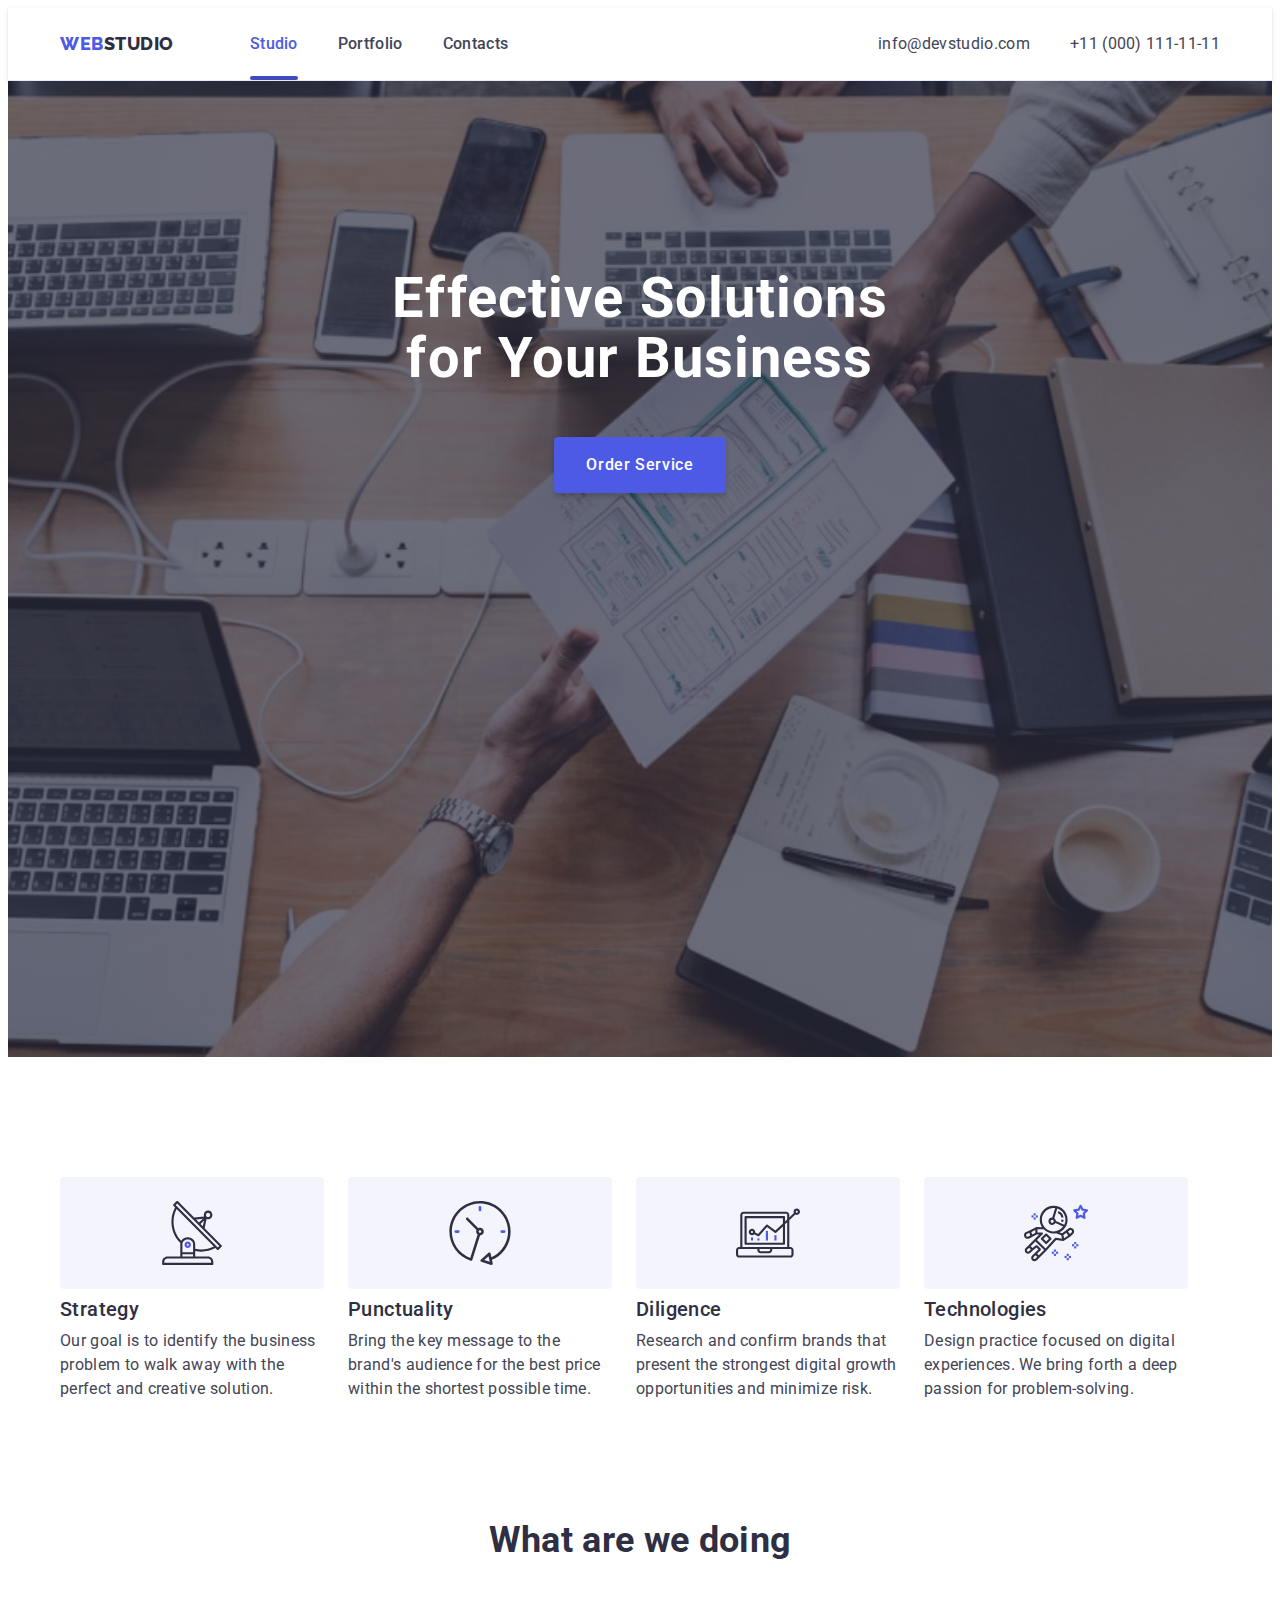
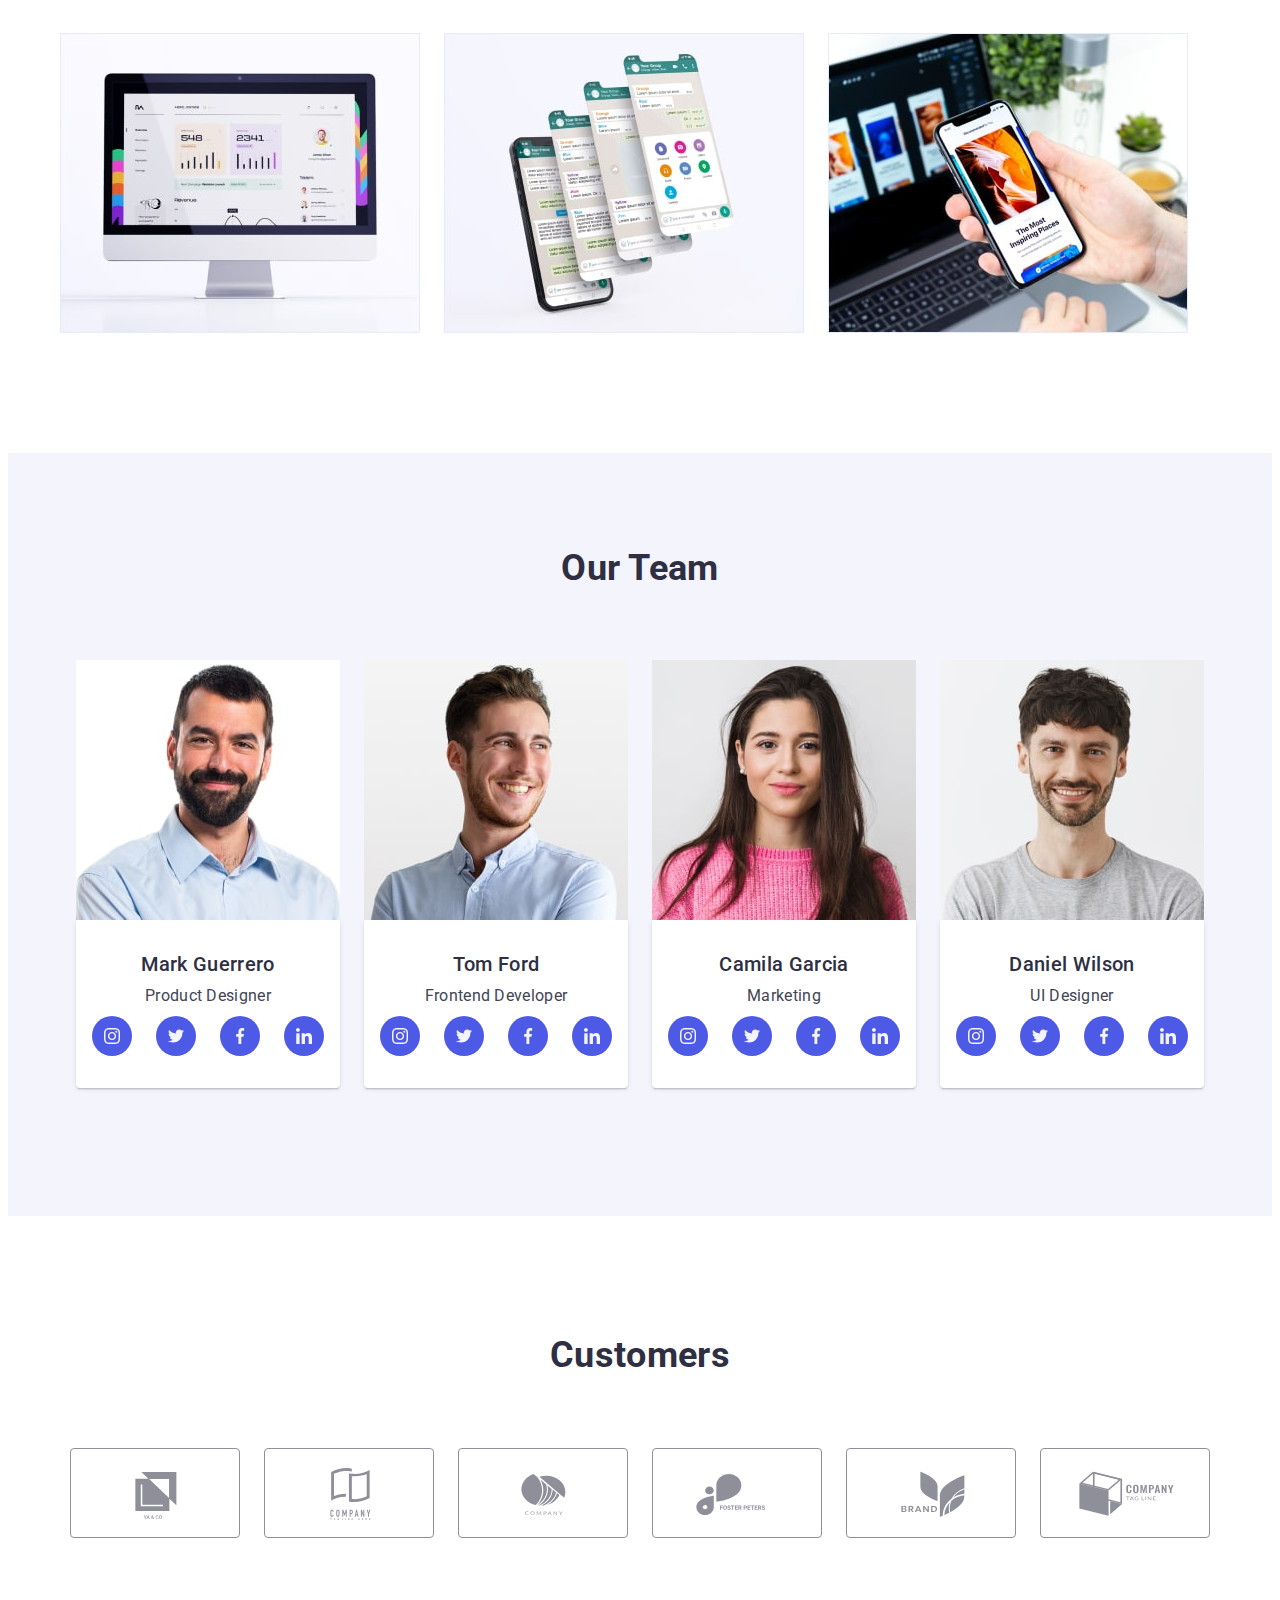
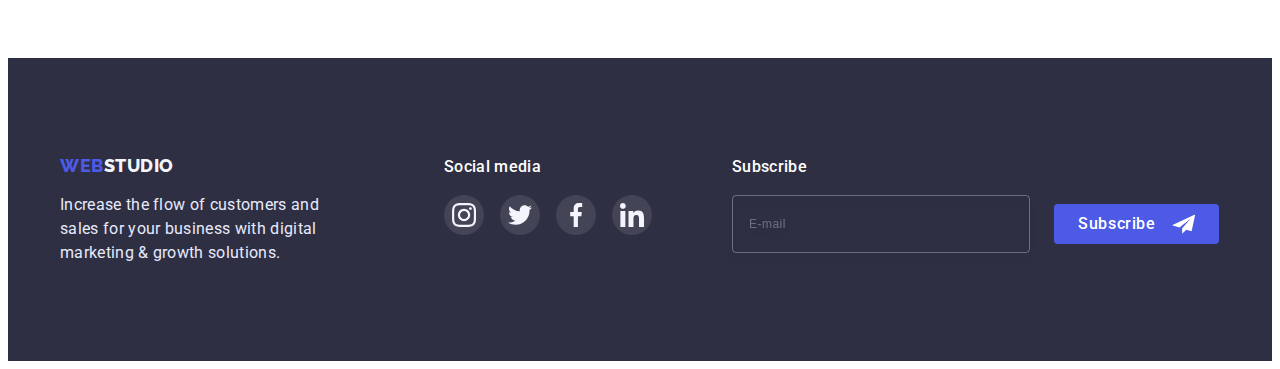
<file: index.html>
<!DOCTYPE html>
<html lang="en">
  <head>
    <meta charset="UTF-8" />
    <meta http-equiv="X-UA-Compatible" content="IE=edge" />
    <meta name="viewport" content="width=device-width, initial-scale=1.0" />
    <title>WebStudio</title>
    <link rel="preconnect" href="https://fonts.googleapis.com" />
    <link rel="preconnect" href="https://fonts.gstatic.com" crossorigin />
    <link
      href="https://fonts.googleapis.com/css2?family=Raleway:wght@800&family=Roboto:wght@400;500;700;900&display=swap"
      rel="stylesheet"
    />
    <link
      rel="stylesheet"
      href="https://cdnjs.cloudflare.com/ajax/libs/modern-normalize/1.1.0/modern-normalize.min.css"
      integrity="sha512-wpPYUAdjBVSE4KJnH1VR1HeZfpl1ub8YT/NKx4PuQ5NmX2tKuGu6U/JRp5y+Y8XG2tV+wKQpNHVUX03MfMFn9Q=="
      crossorigin="anonymous"
      referrerpolicy="no-referrer"
    />
    <link rel="stylesheet" href="./css/styles.css" />
  </head>

  <body>
    <!-- HEADER -->
    <header class="header">
      <div class="container header-container">
        <nav class="header-nav">
          <a href="./index.html" class="header-logo logo"
            >WEB<span class="header-logo-studio">STUDIO</span>
          </a>

          <ul class="header-list list">
            <li class="header-item item">
              <a href="./index.html" class="header-link link current">Studio</a>
            </li>

            <li class="header-item item">
              <a href="./portfolio.html" class="header-link link">Portfolio</a>
            </li>

            <li class="header-item item">
              <a href="" class="header-link link">Contacts</a>
            </li>
          </ul>
        </nav>

        <button
          type="button"
          class="phone-menu-open-button button js-open-menu"
        >
          <svg class="phone-menu-open-icon" width="32px" height="22px">
            <use href="./images/symbol-defs.svg#icon-hamburger"></use>
          </svg>
        </button>

        <address class="header-address address">
          <ul class="header-address-list list">
            <li class="header-address-item item">
              <a
                href="mailto:info@devstudio.com"
                class="header-address-link mail-link link"
                >info@devstudio.com
              </a>
            </li>

            <li class="header-address-item item">
              <a
                href="tel:+110001111111"
                class="header-address-link tel-link link"
                >+11 (000) 111-11-11
              </a>
            </li>
          </ul>
        </address>
      </div>

      <!-- phone-menu -->
      <div class="phone-menu-container container js-menu-container">
        <button
          type="button"
          class="phone-menu-modal-close-button modal-close-button button js-close-menu"
        >
          <svg class="close-icon" width="8px" height="8px">
            <use href="./images/symbol-defs.svg#icon-close"></use>
          </svg>
        </button>

        <ul class="phone-menu-list list">
          <li class="phone-menu-item item">
            <a href="./index.html" class="phone-menu-link link">Studio </a>
          </li>

          <li class="phone-menu-item item">
            <a href="./portfolio.html" class="phone-menu-link link"
              >Portfolio
            </a>
          </li>

          <li class="phone-menu-item item">
            <a href="#" class="phone-menu-link link current">Contacts</a>
          </li>
        </ul>

        <ul class="phone-menu-address-list list">
          <li class="phone-menu-address-item item">
            <a
              href="tel:+110001111111"
              class="phone-menu-address-link tel-link link"
              >+11 (000) 111-11-11
            </a>
          </li>
          <li class="phone-menu-address-item item">
            <a
              href="mailto:info@devstudio.com"
              class="phone-menu-address-link mail-link link"
              >info@devstudio.com
            </a>
          </li>
        </ul>

        <ul class="phone-menu-social-list social-media-icon-list list">
          <li class="social-media-icon-item item">
            <a href="#" class="social-media-icon-link">
              <svg class="social-media-item-icon" width="24px" height="24px">
                <use href="./images/symbol-defs.svg#icon-instagram"></use>
              </svg>
            </a>
          </li>

          <li class="social-media-icon-item">
            <a href="#" class="social-media-icon-link">
              <svg class="social-media-item-icon" width="24px" height="24px">
                <use href="./images/symbol-defs.svg#icon-twitter"></use>
              </svg>
            </a>
          </li>

          <li class="social-media-icon-item">
            <a href="#" class="social-media-icon-link">
              <svg class="social-media-item-icon" width="24px" height="24px">
                <use href="./images/symbol-defs.svg#icon-facebook"></use>
              </svg>
            </a>
          </li>

          <li class="social-media-icon-item">
            <a href="#" class="social-media-icon-link">
              <svg class="social-media-item-icon" width="24px" height="24px">
                <use href="./images/symbol-defs.svg#icon-linkedin"></use>
              </svg>
            </a>
          </li>
        </ul>
      </div>
    </header>

    <main>
      <!-- HERO -->
      <section class="hero">
        <div class="hero-container container">
          <h1 class="hero-title">Effective Solutions for Your Business</h1>

          <button type="button" class="hero-button button" data-modal-open>
            Order Service
          </button>
        </div>
      </section>

      <!--BACKDROP -->
      <div class="backdrop is-hidden" data-modal>
        <div class="modal">
          <button
            type="button"
            class="modal-close-button button"
            data-modal-close
          >
            <svg class="close-icon" width="8px" height="8px">
              <use href="./images/symbol-defs.svg#icon-close"></use>
            </svg>
          </button>
          <form class="modal-form">
            <div class="modal-form-box">
              <p class="modal-form-text">
                Leave your contacts and we will call you back
              </p>

              <ul class="modal-form-list list">
                <li class="modal-form-item item">
                  <div class="modal-form-item-box">
                    <label for="name">Name</label>
                    <div class="modal-form-item-input-box">
                      <input
                        class="modal-form-input"
                        type="text"
                        name="name"
                        id="name"
                      />
                      <svg
                        class="modal-form-item-input-icon"
                        width="18px"
                        height="24px"
                      >
                        <use
                          href="./images/symbol-defs.svg#icon-person-black"
                        ></use>
                      </svg>
                    </div>
                  </div>
                </li>
                <li class="modal-form-item item">
                  <div class="modal-form-item-box">
                    <label for="phone">Phone</label>
                    <div class="modal-form-item-input-box">
                      <input
                        class="modal-form-input"
                        type="tel"
                        name="phone"
                        id="phone"
                      />
                      <svg
                        class="modal-form-item-input-icon"
                        width="18px"
                        height="24px"
                      >
                        <use
                          href="./images/symbol-defs.svg#icon-phone-black"
                        ></use>
                      </svg>
                    </div>
                  </div>
                </li>
                <li class="modal-form-item item">
                  <div class="modal-form-item-box">
                    <label for="email">Email</label>
                    <div class="modal-form-item-input-box">
                      <input
                        class="modal-form-input"
                        type="email"
                        name="email"
                        id="email"
                      />
                      <svg
                        class="modal-form-item-input-icon"
                        width="18px"
                        height="24px"
                      >
                        <use
                          href="./images/symbol-defs.svg#icon-email-black"
                        ></use>
                      </svg>
                    </div>
                  </div>
                </li>
                <li class="modal-form-item item">
                  <div class="modal-form-item-box">
                    <label for="comment">Comment</label>
                    <textarea
                      class="textarea"
                      name="comment"
                      id="comment"
                      rows="5"
                      placeholder="Text input"
                    ></textarea>
                  </div>
                </li>
              </ul>
              <div class="modal-form-policy-box">
                <label for="policy" class="policy">
                  <input
                    class="policy-checkbox"
                    type="checkbox"
                    name="policy"
                    id="policy"
                  />
                  <span class="modal-form-checkbox-bgr">
                    <svg class="checked-icon" width="10px" height="8px">
                      <use href="./images/symbol-defs.svg#icon-click"></use>
                    </svg>
                  </span>
                  I accept the terms ad conditionsn of the&nbsp
                  <a href="" class="privacy-policy-link link">
                    Privacy Policy</a
                  >
                </label>
              </div>
              <button class="modal-form-submit-button button" type="submit">
                Send
              </button>
            </div>
          </form>
        </div>
      </div>

      <!-- ADVENTAGES -->
      <section class="section-adventages">
        <div class="adventages-container container">
          <h2 class="visually-hidden">Our advantages</h2>

          <ul class="section-adventages-list list">
            <li class="section-adventages-item item icon-antenna">
              <div class="section-adventages-icon-box">
                <svg class="adventages-icon" width="64px" height="64px">
                  <use href="./images/symbol-defs.svg#icon-antenna"></use>
                </svg>
              </div>
              <h3 class="section-adventages-item-title item-title">Strategy</h3>
              <p class="section-adventages-item-text item-text">
                Our goal is to identify the business problem to walk away with
                the perfect and creative solution.
              </p>
            </li>

            <li class="section-adventages-item item icon-clock">
              <div class="section-adventages-icon-box">
                <svg class="adventages-icon" width="64px" height="64px">
                  <use href="./images/symbol-defs.svg#icon-clock"></use>
                </svg>
              </div>
              <h3 class="section-adventages-item-title item-title">
                Punctuality
              </h3>
              <p class="section-adventages-item-text item-text">
                Bring the key message to the brand's audience for the best price
                within the shortest possible time.
              </p>
            </li>

            <li class="section-adventages-item item icon-laptop">
              <div class="section-adventages-icon-box">
                <svg class="adventages-icon" width="64px" height="64px">
                  <use href="./images/symbol-defs.svg#icon-diagram"></use>
                </svg>
              </div>
              <h3 class="section-adventages-item-title item-title">
                Diligence
              </h3>
              <p class="section-adventages-item-text item-text">
                Research and confirm brands that present the strongest digital
                growth opportunities and minimize risk.
              </p>
            </li>

            <li class="section-adventages-item item icon-astronaut">
              <div class="section-adventages-icon-box">
                <svg class="adventages-icon" width="64px" height="64px">
                  <use href="./images/symbol-defs.svg#icon-astronaut"></use>
                </svg>
              </div>
              <h3 class="section-adventages-item-title item-title">
                Technologies
              </h3>
              <p class="section-adventages-item-text item-text">
                Design practice focused on digital experiences. We bring forth a
                deep passion for problem-solving.
              </p>
            </li>
          </ul>
        </div>
      </section>

      <!-- PROJECTS -->
      <section class="section-projects">
        <div class="projects-container container">
          <h2 class="section-projects-title section-title">
            What are we doing
          </h2>

          <ul class="section-projects-list list">
            <li class="section-projects-item item">
              <img
                srcset="
                  ./images/1desktop-monitore-min.jpg    1x,
                  ./images/1desktop-monitore@2x-min.jpg 2x
                "
                src="./images/1desktop-monitore-min.jpg"
                alt="monitore with graphics"
                width="360"
              />
            </li>

            <li class="section-projects-item item">
              <img
                srcset="
                  ./images/1desktop-4displays-min.jpg    1x,
                  ./images/1desktop-4displays@2x-min.jpg 2x
                "
                src="./images/1desktop-4displays-min.jpg"
                alt="cellphone with 4 displays"
                width="360"
              />
            </li>

            <li class="section-projects-item item">
              <img
                srcset="
                  ./images/1desktop-cellphone-min.jpg    1x,
                  ./images/1desktop-cellphone@2x-min.jpg 2x
                "
                src="./images/1desktop-cellphone-min.jpg"
                alt="cellphone"
                width="360"
              />
            </li>
          </ul>
        </div>
      </section>

      <!-- TEAM -->
      <section class="section-team">
        <div class="team-container container">
          <h2 class="section-team-title section-title">Our Team</h2>

          <ul class="section-team-list list">
            <li class="section-team-item item">
              <img
                srcset="./images/1mark-min.jpg 1x, ./images/1mark@2x-min.jpg 2x"
                src="./images/1mark-min.jpg"
                alt="photo mark"
                width="264"
              />
              <div class="team-item-content-container">
                <h3 class="section-team-item-title item-title">
                  Mark Guerrero
                </h3>
                <p class="section-team-item-text item-text">Product Designer</p>
                <ul class="social-media-icon-list list">
                  <li class="social-media-icon-item item">
                    <a href="#" class="social-media-icon-link">
                      <svg
                        class="social-media-item-icon"
                        width="16px"
                        height="16px"
                      >
                        <use
                          href="./images/symbol-defs.svg#icon-instagram"
                        ></use>
                      </svg>
                    </a>
                  </li>

                  <li class="social-media-icon-item">
                    <a href="#" class="social-media-icon-link">
                      <svg
                        class="social-media-item-icon"
                        width="16px"
                        height="16px"
                      >
                        <use href="./images/symbol-defs.svg#icon-twitter"></use>
                      </svg>
                    </a>
                  </li>

                  <li class="social-media-icon-item">
                    <a href="#" class="social-media-icon-link">
                      <svg
                        class="social-media-item-icon"
                        width="16px"
                        height="16px"
                      >
                        <use
                          href="./images/symbol-defs.svg#icon-facebook"
                        ></use>
                      </svg>
                    </a>
                  </li>

                  <li class="social-media-icon-item">
                    <a href="#" class="social-media-icon-link">
                      <svg
                        class="social-media-item-icon"
                        width="16px"
                        height="16px"
                      >
                        <use
                          href="./images/symbol-defs.svg#icon-linkedin"
                        ></use>
                      </svg>
                    </a>
                  </li>
                </ul>
              </div>
            </li>

            <li class="section-team-item item">
              <img
                srcset="./images/1tom-min.jpg 1x, ./images/1tom@2x-min.jpg 2x"
                src="./images/1tom-min.jpg"
                alt="photo tom"
                width="264"
              />
              <div class="team-item-content-container">
                <h3 class="section-team-item-title item-title">Tom Ford</h3>
                <p class="section-team-item-text item-text">
                  Frontend Developer
                </p>
                <ul class="social-media-icon-list list">
                  <li class="social-media-icon-item item">
                    <a href="#" class="social-media-icon-link">
                      <svg
                        class="social-media-item-icon"
                        width="16px"
                        height="16px"
                      >
                        <use
                          href="./images/symbol-defs.svg#icon-instagram"
                        ></use>
                      </svg>
                    </a>
                  </li>

                  <li class="social-media-icon-item">
                    <a href="#" class="social-media-icon-link">
                      <svg
                        class="social-media-item-icon"
                        width="16px"
                        height="16px"
                      >
                        <use href="./images/symbol-defs.svg#icon-twitter"></use>
                      </svg>
                    </a>
                  </li>

                  <li class="social-media-icon-item">
                    <a href="#" class="social-media-icon-link">
                      <svg
                        class="social-media-item-icon"
                        width="16px"
                        height="16px"
                      >
                        <use
                          href="./images/symbol-defs.svg#icon-facebook"
                        ></use>
                      </svg>
                    </a>
                  </li>

                  <li class="social-media-icon-item">
                    <a href="#" class="social-media-icon-link">
                      <svg
                        class="social-media-item-icon"
                        width="16px"
                        height="16px"
                      >
                        <use
                          href="./images/symbol-defs.svg#icon-linkedin"
                        ></use>
                      </svg>
                    </a>
                  </li>
                </ul>
              </div>
            </li>

            <li class="section-team-item item">
              <img
                srcset="
                  ./images/1camila-min.jpg    1x,
                  ./images/1camila@2x-min.jpg
                "
                src="./images/1camila-min.jpg"
                alt="photo camila"
                width="264"
              />
              <div class="team-item-content-container">
                <h3 class="section-team-item-title item-title">
                  Camila Garcia
                </h3>
                <p class="section-team-item-text item-text">Marketing</p>
                <ul class="social-media-icon-list list">
                  <li class="social-media-icon-item item">
                    <a href="#" class="social-media-icon-link">
                      <svg
                        class="social-media-item-icon"
                        width="16px"
                        height="16px"
                      >
                        <use
                          href="./images/symbol-defs.svg#icon-instagram"
                        ></use>
                      </svg>
                    </a>
                  </li>

                  <li class="social-media-icon-item">
                    <a href="#" class="social-media-icon-link">
                      <svg
                        class="social-media-item-icon"
                        width="16px"
                        height="16px"
                      >
                        <use href="./images/symbol-defs.svg#icon-twitter"></use>
                      </svg>
                    </a>
                  </li>

                  <li class="social-media-icon-item">
                    <a href="#" class="social-media-icon-link">
                      <svg
                        class="social-media-item-icon"
                        width="16px"
                        height="16px"
                      >
                        <use
                          href="./images/symbol-defs.svg#icon-facebook"
                        ></use>
                      </svg>
                    </a>
                  </li>

                  <li class="social-media-icon-item">
                    <a href="#" class="social-media-icon-link">
                      <svg
                        class="social-media-item-icon"
                        width="16px"
                        height="16px"
                      >
                        <use
                          href="./images/symbol-defs.svg#icon-linkedin"
                        ></use>
                      </svg>
                    </a>
                  </li>
                </ul>
              </div>
            </li>

            <li class="section-team-item item">
              <img
                srcset="
                  ./images/1daniel-min.jpg    1x,
                  ./images/1daniel@2x-min.jpg 2x
                "
                src="./images/1daniel-min.jpg"
                alt="photo daniel"
                width="264"
              />
              <div class="team-item-content-container">
                <h3 class="section-team-item-title item-title">
                  Daniel Wilson
                </h3>
                <p class="section-team-item-text item-text">UI Designer</p>
                <ul class="social-media-icon-list list">
                  <li class="social-media-icon-item item">
                    <a href="#" class="social-media-icon-link">
                      <svg
                        class="social-media-item-icon"
                        width="16px"
                        height="16px"
                      >
                        <use
                          href="./images/symbol-defs.svg#icon-instagram"
                        ></use>
                      </svg>
                    </a>
                  </li>

                  <li class="social-media-icon-item">
                    <a href="#" class="social-media-icon-link">
                      <svg
                        class="social-media-item-icon"
                        width="16px"
                        height="16px"
                      >
                        <use href="./images/symbol-defs.svg#icon-twitter"></use>
                      </svg>
                    </a>
                  </li>

                  <li class="social-media-icon-item">
                    <a href="#" class="social-media-icon-link">
                      <svg
                        class="social-media-item-icon"
                        width="16px"
                        height="16px"
                      >
                        <use
                          href="./images/symbol-defs.svg#icon-facebook"
                        ></use>
                      </svg>
                    </a>
                  </li>

                  <li class="social-media-icon-item">
                    <a href="#" class="social-media-icon-link">
                      <svg
                        class="social-media-item-icon"
                        width="16px"
                        height="16px"
                      >
                        <use
                          href="./images/symbol-defs.svg#icon-linkedin"
                        ></use>
                      </svg>
                    </a>
                  </li>
                </ul>
              </div>
            </li>
          </ul>
        </div>
      </section>

      <!-- CUSTOMERS -->
      <section class="section-customers section">
        <div class="customers-containter container">
          <h2 class="section-customers-title section-title">Customers</h2>

          <ul class="section-customers-list list">
            <li class="section-customers-item">
              <a href="#" class="section-customers-link">
                <svg class="section-customers-icon" width="104" height="56">
                  <use href="./images/symbol-defs.svg#icon-Logo1"></use>
                </svg>
              </a>
            </li>

            <li class="section-customers-item">
              <a href="#" class="section-customers-link">
                <svg class="section-customers-icon" width="104" height="56">
                  <use href="./images/symbol-defs.svg#icon-Logo2"></use>
                </svg>
              </a>
            </li>

            <li class="section-customers-item">
              <a href="#" class="section-customers-link">
                <svg class="section-customers-icon" width="104" height="56">
                  <use href="./images/symbol-defs.svg#icon-Logo3"></use>
                </svg>
              </a>
            </li>

            <li class="section-customers-item">
              <a href="#" class="section-customers-link">
                <svg class="section-customers-icon" width="104" height="56">
                  <use href="./images/symbol-defs.svg#icon-Logo4"></use>
                </svg>
              </a>
            </li>

            <li class="section-customers-item">
              <a href="#" class="section-customers-link">
                <svg class="section-customers-icon" width="104" height="56">
                  <use href="./images/symbol-defs.svg#icon-Logo5"></use>
                </svg>
              </a>
            </li>

            <li class="section-customers-item">
              <a href="#" class="section-customers-link">
                <svg class="section-customers-icon" width="104" height="56">
                  <use href="./images/symbol-defs.svg#icon-Logo6"></use>
                </svg>
              </a>
            </li>
          </ul>
        </div>
      </section>
    </main>

    <!-- FOOTER -->
    <footer class="footer">
      <div class="footer-container container">
        <div class="footer-logo-text-box">
          <a href="./index.html" class="footer-logo logo"
            >WEB<span class="footer-logo-studio">STUDIO</span></a
          >
          <p class="footer-logo-text footer-text text">
            Increase the flow of customers and sales for your business with
            digital marketing & growth solutions.
          </p>
        </div>
        <div class="footer-social-media-box">
          <p class="footer-social-media-text footer-text text">Social media</p>
          <ul class="footer-icon-list list">
            <li class="footer-icon-item item">
              <a href="#" class="footer-icon-link">
                <svg class="footer-item-icon" width="24px" height="24px">
                  <use href="./images/symbol-defs.svg#icon-instagram"></use>
                </svg>
              </a>
            </li>

            <li class="footer-icon-item">
              <a href="#" class="footer-icon-link">
                <svg class="footer-item-icon" width="24px" height="24px">
                  <use href="./images/symbol-defs.svg#icon-twitter"></use>
                </svg>
              </a>
            </li>

            <li class="footer-icon-item">
              <a href="#" class="footer-icon-link">
                <svg class="footer-item-icon" width="24px" height="24px">
                  <use href="./images/symbol-defs.svg#icon-facebook"></use>
                </svg>
              </a>
            </li>

            <li class="footer-icon-item">
              <a href="#" class="footer-icon-link">
                <svg class="footer-item-icon" width="24px" height="24px">
                  <use href="./images/symbol-defs.svg#icon-linkedin"></use>
                </svg>
              </a>
            </li>
          </ul>
        </div>

        <form class="footer-subscribe-form">
          <p class="footer-subscribe-text footer-text">Subscribe</p>
          <div class="footer-subscribe-box">
            <input type="email" placeholder="E-mail" autocomplete="off" />
            <button class="footer-subscribe-button button" type="submit">
              Subscribe
              <svg class="subscribe-button-icon" width="24px" height="24px">
                <use href="./images/symbol-defs.svg#icon-submit-frame"></use>
              </svg>
            </button>
          </div>
        </form>
      </div>
    </footer>
    <script defer src="./js/mobile-menu.js"></script>
    <script src="./js/modal.js"></script>
  </body>
</html>
</file>
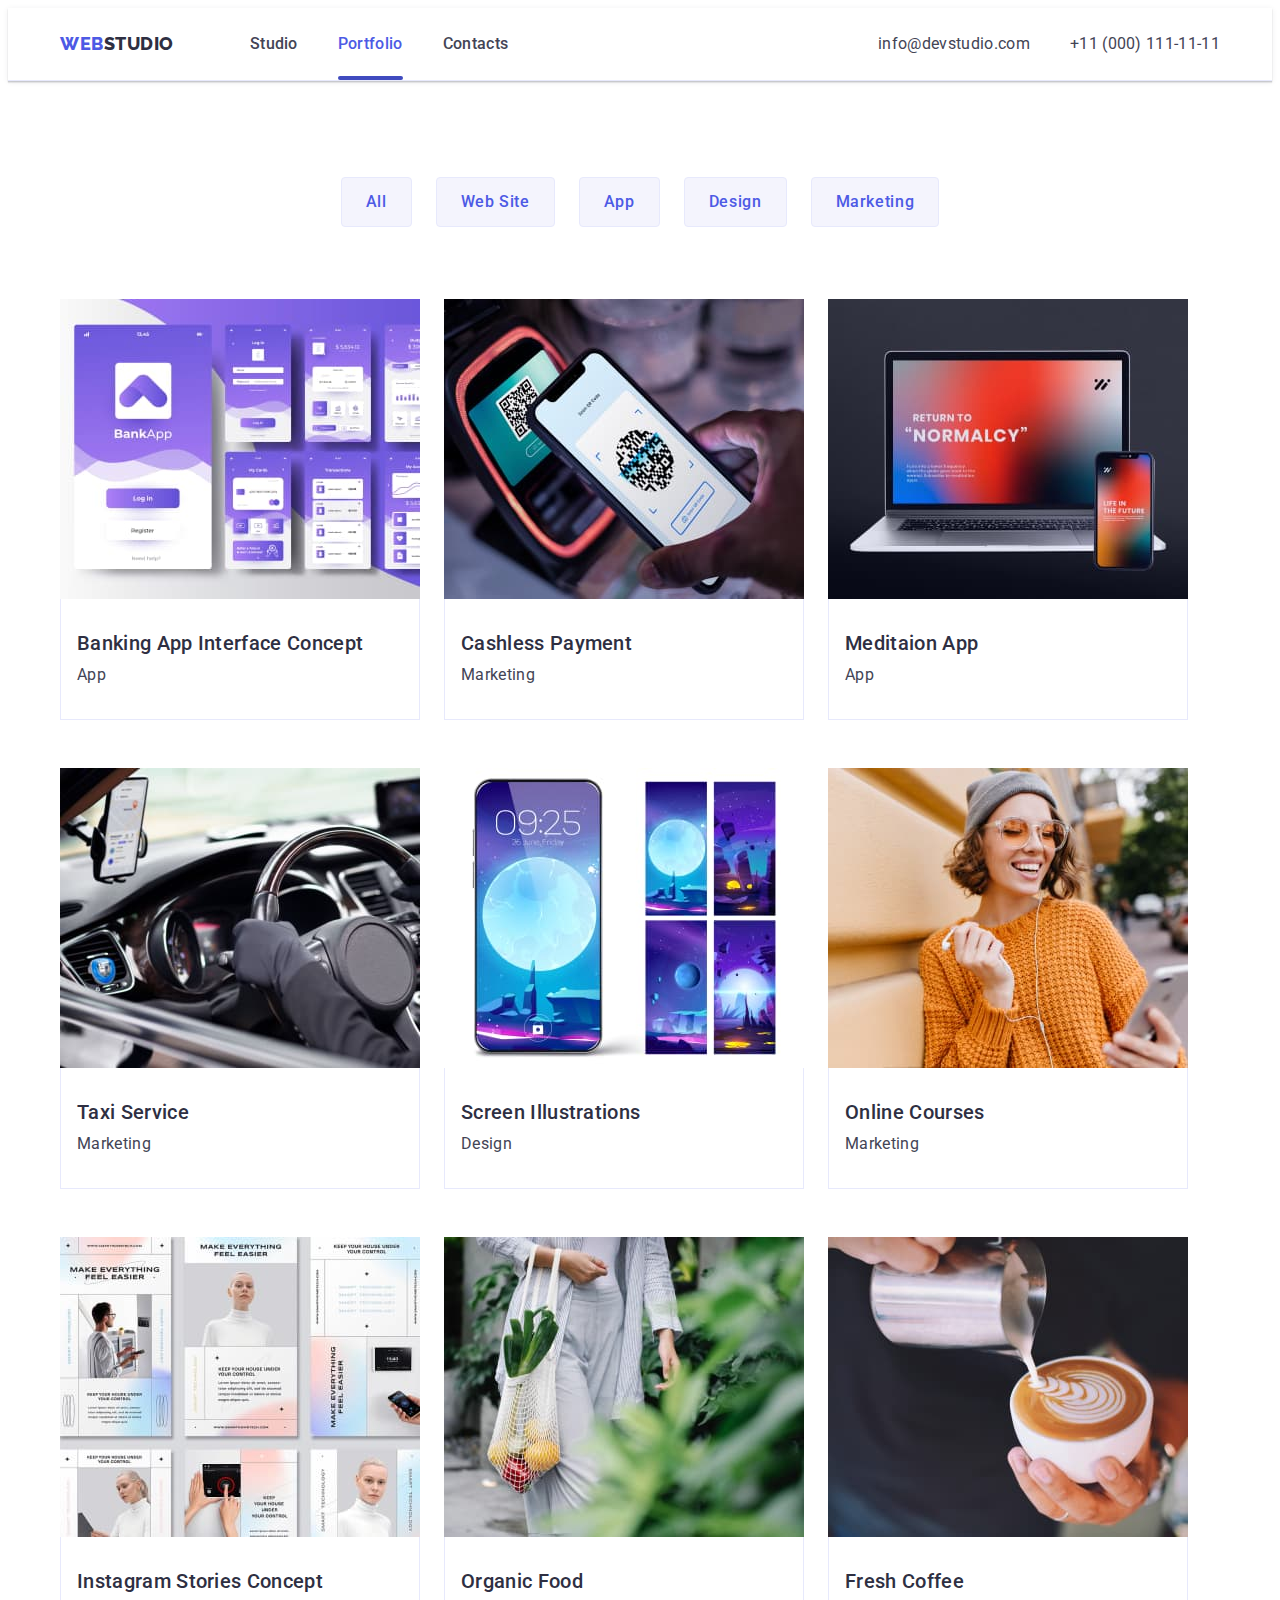
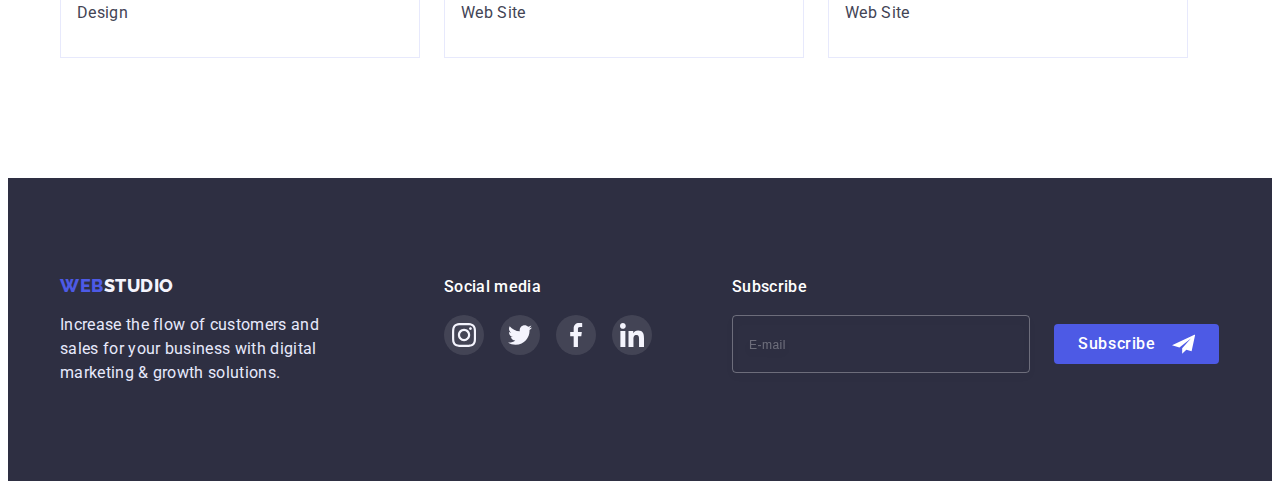
<file: portfolio.html>
<!DOCTYPE html>
<html lang="en">
  <head>
    <meta charset="UTF-8" />
    <meta http-equiv="X-UA-Compatible" content="IE=edge" />
    <meta name="viewport" content="width=device-width, initial-scale=1.0" />
    <title>WebStudio</title>
    <link rel="preconnect" href="https://fonts.googleapis.com" />
    <link rel="preconnect" href="https://fonts.gstatic.com" crossorigin />
    <link
      href="https://fonts.googleapis.com/css2?family=Raleway:wght@800&family=Roboto:wght@400;500;700;900&display=swap"
      rel="stylesheet"
    />
    <link
      rel="stylesheet"
      href="https://cdnjs.cloudflare.com/ajax/libs/modern-normalize/1.1.0/modern-normalize.min.css"
      integrity="sha512-wpPYUAdjBVSE4KJnH1VR1HeZfpl1ub8YT/NKx4PuQ5NmX2tKuGu6U/JRp5y+Y8XG2tV+wKQpNHVUX03MfMFn9Q=="
      crossorigin="anonymous"
      referrerpolicy="no-referrer"
    />
    <link rel="stylesheet" href="./css/styles.css" />
  </head>

  <body>
    <!-- HEADER -->
    <header class="header">
      <div class="container header-container">
        <nav class="header-nav">
          <a href="./index.html" class="header-logo logo"
            >WEB<span class="header-logo-studio">STUDIO</span>
          </a>

          <ul class="header-list list">
            <li class="header-item item">
              <a href="./index.html" class="header-link link">Studio</a>
            </li>

            <li class="header-item item">
              <a href="./portfolio.html" class="header-link link current"
                >Portfolio</a
              >
            </li>

            <li class="header-item item">
              <a href="" class="header-link link">Contacts</a>
            </li>
          </ul>
        </nav>

        <button
          type="button"
          class="phone-menu-open-button button js-open-menu"
        >
          <svg class="phone-menu-open-icon" width="32px" height="22px">
            <use href="./images/symbol-defs.svg#icon-hamburger"></use>
          </svg>
        </button>

        <address class="header-address address">
          <ul class="header-address-list list">
            <li class="header-address-item item">
              <a
                href="mailto:info@devstudio.com"
                class="header-address-link mail-link link"
                >info@devstudio.com
              </a>
            </li>

            <li class="header-address-item item">
              <a
                href="tel:+110001111111"
                class="header-address-link tel-link link"
                >+11 (000) 111-11-11
              </a>
            </li>
          </ul>
        </address>
      </div>

      <!-- phone-menu -->
      <div class="phone-menu-container container js-menu-container">
        <button
          type="button"
          class="phone-menu-modal-close-button modal-close-button button js-close-menu"
        >
          <svg class="close-icon" width="8px" height="8px">
            <use href="./images/symbol-defs.svg#icon-close"></use>
          </svg>
        </button>

        <ul class="phone-menu-list list">
          <li class="phone-menu-item item">
            <a href="./index.html" class="phone-menu-link link">Studio </a>
          </li>

          <li class="phone-menu-item item">
            <a href="./portfolio.html" class="phone-menu-link link"
              >Portfolio
            </a>
          </li>

          <li class="phone-menu-item item">
            <a href="#" class="phone-menu-link link current">Contacts</a>
          </li>
        </ul>

        <ul class="phone-menu-address-list list">
          <li class="phone-menu-address-item item">
            <a
              href="tel:+110001111111"
              class="phone-menu-address-link tel-link link"
              >+11 (000) 111-11-11
            </a>
          </li>
          <li class="phone-menu-address-item item">
            <a
              href="mailto:info@devstudio.com"
              class="phone-menu-address-link mail-link link"
              >info@devstudio.com
            </a>
          </li>
        </ul>

        <ul class="phone-menu-social-list social-media-icon-list list">
          <li class="social-media-icon-item item">
            <a href="#" class="social-media-icon-link">
              <svg class="social-media-item-icon" width="24px" height="24px">
                <use href="./images/symbol-defs.svg#icon-instagram"></use>
              </svg>
            </a>
          </li>

          <li class="social-media-icon-item">
            <a href="#" class="social-media-icon-link">
              <svg class="social-media-item-icon" width="24px" height="24px">
                <use href="./images/symbol-defs.svg#icon-twitter"></use>
              </svg>
            </a>
          </li>

          <li class="social-media-icon-item">
            <a href="#" class="social-media-icon-link">
              <svg class="social-media-item-icon" width="24px" height="24px">
                <use href="./images/symbol-defs.svg#icon-facebook"></use>
              </svg>
            </a>
          </li>

          <li class="social-media-icon-item">
            <a href="#" class="social-media-icon-link">
              <svg class="social-media-item-icon" width="24px" height="24px">
                <use href="./images/symbol-defs.svg#icon-linkedin"></use>
              </svg>
            </a>
          </li>
        </ul>
      </div>
    </header>
    <main>
      <!-- BUTTONS -->
      <section class="portfolio">
        <div class="portfolio-contaner container">
          <h1 class="visually-hidden">Filter</h1>
          <ul class="portfolio-buttons-list list">
            <li class="portfolio-buttons-item item">
              <button type="button" class="portfolio-button button">All</button>
            </li>
            <li class="portfolio-buttons-item item">
              <button type="button" class="portfolio-button button">
                Web Site
              </button>
            </li>
            <li class="portfolio-buttons-item item">
              <button type="button" class="portfolio-button button">App</button>
            </li>
            <li class="portfolio-buttons-item item">
              <button type="button" class="portfolio-button button">
                Design
              </button>
            </li>
            <li class="portfolio-buttons-item item">
              <button type="button" class="portfolio-button button">
                Marketing
              </button>
            </li>
          </ul>

          <!-- CARDS PORTFOLIO -->

          <ul class="portfolio-cards-list list">
            <li class="portfolio-cards-item item">
              <a href="#" class="portfolio-link link">
                <div class="portfolio-card-box">
                  <img
                    class="card"
                    src="./images/banking-app.jpg"
                    alt="screenshots of banking application"
                    width="360"
                  />
                  <div class="portfolio-card-box-overlay">
                    <p>
                      14 Stylish and User-Friendly App Design Concepts · Task
                      Manager App · Calorie Tracker App · Exotic Fruit Ecommerce
                      App · Cloud Storage App
                    </p>
                  </div>
                </div>

                <div class="cards-content-container">
                  <h2 class="portfolio-cards-item-title item-title">
                    Banking App Interface Concept
                  </h2>
                  <p class="portfolio-cards-item-text item-text">App</p>
                </div>
              </a>
            </li>

            <li class="portfolio-cards-item item">
              <a href="#" class="portfolio-link link"
                ><div class="portfolio-card-box">
                  <img
                    class="card"
                    src="./images/payment.jpg"
                    alt="payment with a cellphone"
                    width="360"
                  />
                  <div class="portfolio-card-box-overlay">
                    <p>
                      14 Stylish and User-Friendly App Design Concepts · Task
                      Manager App · Calorie Tracker App · Exotic Fruit Ecommerce
                      App · Cloud Storage App
                    </p>
                  </div>
                </div>

                <div class="cards-content-container">
                  <h2 class="portfolio-cards-item-title item-title">
                    Cashless Payment
                  </h2>
                  <p class="portfolio-cards-item-text item-text">Marketing</p>
                </div></a
              >
            </li>
            <li class="portfolio-cards-item item">
              <a href="#" class="portfolio-link link"
                ><div class="portfolio-card-box">
                  <img
                    class="card"
                    src="./images/meditation.jpg"
                    alt="laptop and cellphone with the meditation app on displays"
                    width="360"
                  />
                  <div class="portfolio-card-box-overlay">
                    <p>
                      14 Stylish and User-Friendly App Design Concepts · Task
                      Manager App · Calorie Tracker App · Exotic Fruit Ecommerce
                      App · Cloud Storage App
                    </p>
                  </div>
                </div>

                <div class="cards-content-container">
                  <h2 class="portfolio-cards-item-title item-title">
                    Meditaion App
                  </h2>
                  <p class="portfolio-cards-item-text item-text">App</p>
                </div></a
              >
            </li>
            <li class="portfolio-cards-item item">
              <a href="#" class="portfolio-link link"
                ><div class="portfolio-card-box">
                  <img
                    class="card"
                    src="./images/taxi.jpg"
                    alt="driver in the car"
                    width="360"
                  />
                  <div class="portfolio-card-box-overlay">
                    <p>
                      14 Stylish and User-Friendly App Design Concepts · Task
                      Manager App · Calorie Tracker App · Exotic Fruit Ecommerce
                      App · Cloud Storage App
                    </p>
                  </div>
                </div>

                <div class="cards-content-container">
                  <h2 class="portfolio-cards-item-title item-title">
                    Taxi Service
                  </h2>
                  <p class="portfolio-cards-item-text item-text">Marketing</p>
                </div></a
              >
            </li>
            <li class="portfolio-cards-item item">
              <a href="#" class="portfolio-link link"
                ><div class="portfolio-card-box">
                  <img
                    class="card"
                    src="./images/illustration.jpg"
                    alt="illustrations for the cellphone display"
                    width="360"
                  />
                  <div class="portfolio-card-box-overlay">
                    <p>
                      14 Stylish and User-Friendly App Design Concepts · Task
                      Manager App · Calorie Tracker App · Exotic Fruit Ecommerce
                      App · Cloud Storage App
                    </p>
                  </div>
                </div>

                <div class="cards-content-container">
                  <h2 class="portfolio-cards-item-title item-title">
                    Screen Illustrations
                  </h2>
                  <p class="portfolio-cards-item-text item-text">Design</p>
                </div></a
              >
            </li>
            <li class="portfolio-cards-item item">
              <a href="#" class="portfolio-link link"
                ><div class="portfolio-card-box">
                  <img
                    class="card"
                    src="./images/online-courses.jpg"
                    alt="the lady is looking on the cellphone and smiling"
                    width="360"
                  />
                  <div class="portfolio-card-box-overlay">
                    <p>
                      14 Stylish and User-Friendly App Design Concepts · Task
                      Manager App · Calorie Tracker App · Exotic Fruit Ecommerce
                      App · Cloud Storage App
                    </p>
                  </div>
                </div>

                <div class="cards-content-container">
                  <h2 class="portfolio-cards-item-title item-title">
                    Online Courses
                  </h2>
                  <p class="portfolio-cards-item-text item-text">Marketing</p>
                </div></a
              >
            </li>
            <li class="portfolio-cards-item item">
              <a href="#" class="portfolio-link link"
                ><div class="portfolio-card-box">
                  <img
                    class="card"
                    src="./images/insta.jpg"
                    alt="screenshots of white hair ladys instagram"
                    width="360"
                  />
                  <div class="portfolio-card-box-overlay">
                    <p>
                      14 Stylish and User-Friendly App Design Concepts · Task
                      Manager App · Calorie Tracker App · Exotic Fruit Ecommerce
                      App · Cloud Storage App
                    </p>
                  </div>
                </div>

                <div class="cards-content-container">
                  <h2 class="portfolio-cards-item-title item-title">
                    Instagram Stories Concept
                  </h2>
                  <p class="portfolio-cards-item-text item-text">Design</p>
                </div></a
              >
            </li>
            <li class="portfolio-cards-item item">
              <a href="#" class="portfolio-link link"
                ><div class="portfolio-card-box">
                  <img
                    class="card"
                    src="./images/organic-food.jpg"
                    alt="the walking person with a bag with fruits"
                    width="360"
                  />
                  <div class="portfolio-card-box-overlay">
                    <p>
                      14 Stylish and User-Friendly App Design Concepts · Task
                      Manager App · Calorie Tracker App · Exotic Fruit Ecommerce
                      App · Cloud Storage App
                    </p>
                  </div>
                </div>

                <div class="cards-content-container">
                  <h2 class="portfolio-cards-item-title item-title">
                    Organic Food
                  </h2>
                  <p class="portfolio-cards-item-text item-text">Web Site</p>
                </div></a
              >
            </li>
            <li class="portfolio-cards-item item">
              <a href="#" class="portfolio-link link"
                ><div class="portfolio-card-box">
                  <img
                    class="card"
                    src="./images/coffee.jpg"
                    alt="barista is making coffee"
                    width="360"
                  />
                  <div class="portfolio-card-box-overlay">
                    <p>
                      14 Stylish and User-Friendly App Design Concepts · Task
                      Manager App · Calorie Tracker App · Exotic Fruit Ecommerce
                      App · Cloud Storage App
                    </p>
                  </div>
                </div>

                <div class="cards-content-container">
                  <h2 class="portfolio-cards-item-title item-title">
                    Fresh Coffee
                  </h2>
                  <p class="portfolio-cards-item-text item-text">Web Site</p>
                </div></a
              >
            </li>
          </ul>
        </div>
      </section>
    </main>

    <!-- FOOTER -->
    <footer class="footer">
      <div class="footer-container container">
        <div class="footer-logo-text-box">
          <a href="./index.html" class="footer-logo logo"
            >WEB<span class="footer-logo-studio">STUDIO</span></a
          >
          <p class="footer-logo-text footer-text text">
            Increase the flow of customers and sales for your business with
            digital marketing & growth solutions.
          </p>
        </div>
        <div class="footer-social-media-box">
          <p class="footer-social-media-text footer-text text">Social media</p>
          <ul class="footer-icon-list list">
            <li class="footer-icon-item item">
              <a href="#" class="footer-icon-link">
                <svg class="footer-item-icon" width="24px" height="24px">
                  <use href="./images/symbol-defs.svg#icon-instagram"></use>
                </svg>
              </a>
            </li>

            <li class="footer-icon-item">
              <a href="#" class="footer-icon-link">
                <svg class="footer-item-icon" width="24px" height="24px">
                  <use href="./images/symbol-defs.svg#icon-twitter"></use>
                </svg>
              </a>
            </li>

            <li class="footer-icon-item">
              <a href="#" class="footer-icon-link">
                <svg class="footer-item-icon" width="24px" height="24px">
                  <use href="./images/symbol-defs.svg#icon-facebook"></use>
                </svg>
              </a>
            </li>

            <li class="footer-icon-item">
              <a href="#" class="footer-icon-link">
                <svg class="footer-item-icon" width="24px" height="24px">
                  <use href="./images/symbol-defs.svg#icon-linkedin"></use>
                </svg>
              </a>
            </li>
          </ul>
        </div>

        <form class="footer-subscribe-form">
          <p class="footer-subscribe-text footer-text">Subscribe</p>
          <div class="footer-subscribe-box">
            <input type="email" placeholder="E-mail" autocomplete="off" />
            <button class="footer-subscribe-button button" type="submit">
              Subscribe
              <svg class="subscribe-button-icon" width="24px" height="24px">
                <use href="./images/symbol-defs.svg#icon-submit-frame"></use>
              </svg>
            </button>
          </div>
        </form>
      </div>
    </footer>
    <script defer src="./js/mobile-menu.js"></script>
  </body>
</html>
</file>
<file: css/styles.css>
:root {
  --main-bgr-color: #ffffff;
  --main-text-color: #434455;
  --main-page-section-title-color: #2e2f42;
  --logo-main-color: #4d5ae5;
  --header-logo-studio-color: #2e2f42;
  --header-link-color: #434455;
  --header-link-hover-focus-color: #4d5ae5;
  --header-linkk-botton-line-color: #404bbf;
  --header-border-color: #e7e9fc;
  --header-box-shadow: 0px 2px 1px rgba(46, 47, 66, 0.08),
    0px 1px 1px rgba(46, 47, 66, 0.16), 0px 1px 6px rgba(46, 47, 66, 0.08);
  --hero-bgr-color: #2e2f42;
  --hero-title-color: #ffffff;
  --hero-btn-content-color: #ffffff;
  --hero-btn-bgr-color: #4d5ae5;
  --hero-btn-bgr-color-hover-focus: #404bbf;
  --hero-btn-box-shadow: 0px 4px 4px rgba(0, 0, 0, 0.15);
  --hero-lineral-gradient: linear-gradient(
    to right,
    rgba(46, 47, 66, 0.7),
    rgba(46, 47, 66, 0.7)
  );
  --adventages-icon-bgr-color: #f4f4fd;
  --item-title-color: #2e2f42;
  --section-team-bgr-color: #f4f4fd;
  --team-item-box-shadow: 0px 1px 6px rgba(46, 47, 66, 0.08),
    0px 1px 1px rgba(46, 47, 66, 0.16), 0px 2px 1px rgba(46, 47, 66, 0.08);
  --team-item-bgr-color: #ffffff;
  --team-icon-bgr-color: #4d5ae5;
  --team-icon-bgr-hover-color: #404bbf;
  --footer-bgr-color: #2e2f42;
  --footer-logo-studio-color: #f4f4fd;
  --footer-subtitle-color: #e7e9fc;
  --footer-subtitle-social-media-text-color: #ffffff;
  --footer-subtitle-subscribe-form-text-color: #ffffff;
  --footer-icon-bgr-color: rgba(255, 255, 255, 0.1);
  --footer-icon-bgr-hover-focus: #31d0aa;
  --footer-subscribe-input-input-border: 1px solid rgba(255, 255, 255, 0.3);
  --footer-subscribe-input-placeholder-color: rgba(255, 255, 255, 0.3);
  --footer-subscribe-input-filter: drop-shadow(0px 4px 4px rgba(0, 0, 0, 0.15));
  --subscribe-button-bgr-color: #4d5ae5;
  --portfolio-btn-bgr-color-normal: #f4f4fd;
  --portfolio-btn-border: #e7e9fc;
  --portfolio-btn-bgr-color-hover-focus: #404bbf;
  --portfolio-btn-content-color: #4d5ae5;
  --portfolio-btn-content-color-hover-focus: #ffffff;
  --portfolio-cards-border-color: #e7e9fc;
  --portfolio-cards-border-hover-color: #f4f4fd;
  --portfolio-btn-hover-shadow: 0px 3px 1px rgba(0, 0, 0, 0.1),
    0px 2px 1px rgba(0, 0, 0, 0.08), 0px 2px 2px rgba(0, 0, 0, 0.12);
  --portfolio-link-box-shadow: 0px 1px 6px rgba(46, 47, 66, 0.08);
  --portfolio-link-box-hover-shadow: 0px 1px 6px rgba(46, 47, 66, 0.08),
    0px 1px 1px rgba(46, 47, 66, 0.16), 0px 2px 1px rgba(46, 47, 66, 0.08);
  --portfolio-card-hover-bgr-color: #4d5ae5;
  --portfolio-text-bgr-color: #f4f4fd;
  --customers-item-link-color: #8e8f99;
  --customers-item-link-border-color: #8e8f99;
  --customers-item-link-hover-color: #404bbf;
  --backdrop-bgr-color: rgba(46, 47, 66, 0.4);
  --modal-bgr-color: #fcfcfc;
  --modal-box-shadow: 0px 1px 1px rgba(0, 0, 0, 0.14),
    0px 1px 3px rgba(0, 0, 0, 0.12), 0px 2px 1px rgba(0, 0, 0, 0.2);
  --close-btn-bgr-color: #e7e9fc;
  --close-btn-border: 1px solid rgba(0, 0, 0, 0.1);
  --close-icon-color: #000000;
  --close-btn-bgr-hover-color: #404bbf;
  --close-icon-hover-color: #ffffff;
  --modal-title-color: #2e2f42;
  --modal-form-label-color: #8e8f99;
  --modal-form-item-input-border: 1px solid rgba(33, 33, 33, 0.2);
  --modal-form-privat-policy-checkbox-text-color: #757575;
  --modal-form-submit-button-bgr-color: #4d5ae5;
  --modal-form-submit-button-box-shadow: 0px 4px 4px rgba(0, 0, 0, 0.15);
  --modal-form-submit-button-text-color: #ffffff;
  --privacy-policy-link-color: #4d5ae5;
  --modal-form-item-hover-border: 1px solid #4d5ae5;
  --modal-form-checkbox-border: 1.25px solid #2e2f42;
  --modal-form-checkbox-border-focus: 1.25px solid #404bbf;
  --modal-form-checkbox-border-focus-bgr: #404bbf;
  --modal-form-icon-hover-color: #4d5ae5;
  --standart-cubic: cubic-bezier(0.4, 0, 0.2, 1);
}

h1,
h2,
h3,
p {
  margin: 0;
}

ul {
  margin: 0;
  padding: 0;
}

img {
  display: block;
  max-width: 100%;
  height: auto;
}

.visually-hidden {
  position: absolute;
  width: 1px;
  height: 1px;
  margin: -1px;
  border: 0;
  padding: 0;
  white-space: nowrap;
  clip-path: inset(100%);
  clip: rect(0 0 0 0);
  overflow: hidden;
}
.list {
  list-style: none;
  margin: 0;
  padding: 0;
}
.link {
  text-decoration: none;
  color: inherit;
  cursor: pointer;
}
.button {
  cursor: pointer;
  font-family: inherit;
  border-radius: 4px;
  font-size: 16px;
  line-height: 1.5;
  font-weight: 500;
  letter-spacing: 0.04em;
  border: none;
}
.section-title {
  margin: 0 auto 72px auto;
  text-align: center;
  font-weight: 700;
  font-size: 36px;
  line-height: 1.1;
  color: var(--main-page-section-title-color);
}
.item {
  display: inline-block;
}
.item-title {
  font-weight: 500;
  font-size: 20px;
  line-height: 1.2;
  margin-top: 0;
  margin-bottom: 8px;
}
.item-text {
  margin-top: 0;
  margin-bottom: 0;
}
body {
  background-color: var(--main-bgr-color);
  color: var(--main-text-color);
  font-family: "Roboto", sans-serif;
  font-size: 16px;
  line-height: 1.5;
  letter-spacing: 0.02em;
}
.container {
  padding: 0 16px;
  margin: 0 auto;
}
.social-media-icon-list {
  display: flex;
  gap: 24px;
  justify-content: center;
  margin-top: 8px;
}
.social-media-icon-link {
  display: flex;
  justify-content: center;
  align-items: center;
  width: 40px;
  height: 40px;
  background-color: var(--team-icon-bgr-color);
  border-radius: 50%;
  transition: background-color 250ms var(--standart-cubic);
}
.social-media-icon-link:hover,
.social-media-icon-link:focus {
  background-color: var(--team-icon-bgr-hover-color);
}
/* ------------ HEADER ------------ */
.header {
  border-bottom: 1px solid var(--header-border-color);
  box-shadow: var(--header-box-shadow);
}
.header-container {
  display: flex;
  justify-content: space-between;
  align-items: center;
  padding-top: 24px;
  padding-bottom: 24px;
}
.logo {
  font-family: "Raleway", sans-serif;
  font-weight: 800;
  font-size: 18px;
  line-height: 1.3;
  text-decoration: none;
  letter-spacing: 0.03em;
  color: var(--logo-main-color);
}
.header-logo {
  padding: 24px 0;
  margin: 0;
}
.header-logo-studio {
  color: var(--header-logo-studio-color);
}

/* ------------ HERO ------------ */

.hero {
  max-width: 1440px;
  margin-right: auto;
  margin-left: auto;
  background-repeat: no-repeat;
  background-position: center;
  background-size: cover;
  background-color: var(--hero-bgr-color);
}
.hero-container {
  margin: 0 auto;
  max-width: 100%;
  height: 432px;
  padding-top: 112px;
  padding-bottom: 112px;
}
.hero-title {
  margin-top: 0;
  margin-bottom: 72px;
  margin-left: auto;
  margin-right: auto;
  max-width: 320px;
  height: 80px;
  font-size: 36px;
  letter-spacing: 0.02em;
  text-align: center;
  font-weight: 700;
  line-height: 1.1;
  color: var(--hero-title-color);
}
.hero-button {
  display: block;
  margin: 0 auto;
  text-align: center;
  padding: 16px 32px;
  border: none;
  background: var(--hero-btn-bgr-color);
  color: var(--hero-btn-content-color);
  box-shadow: var(--hero-btn-box-shadow);
  transition: background-color 250ms var(--standart-cubic);
}
.hero-button:hover,
.hero-button:focus {
  background-color: var(--hero-btn-bgr-color-hover-focus);
  outline: var(--hero-btn-bgr-color-hover-focus);
}
.backdrop {
  position: fixed;
  width: 100vw;
  height: 100vh;
  top: 0;
  left: 0;
  background-color: var(--backdrop-bgr-color);
  transition: transform 500ms var(--standart-cubic),
    opacity 500ms var(--standart-cubic);
  transform: scaleY(1);
  opacity: 1;
}
.backdrop.is-hidden {
  transform: scaleY(0);
  pointer-events: none;
  opacity: 0;
}
.modal {
  position: absolute;
  left: 50%;
  top: 50%;
  transform: translate(-50%, -50%);
  width: 392px;
  min-height: 586px;
  background-color: var(--modal-bgr-color);
  box-shadow: var(--modal-box-shadow);
  border-radius: 4px;
}
.modal-close-button {
  position: absolute;
  display: flex;
  width: 24px;
  height: 24px;
  right: 24px;
  top: 24px;
  justify-content: center;
  align-items: center;
  background-color: var(--close-btn-bgr-color);
  border: var(--close-btn-border);
  border-radius: 50%;
  fill: var(--close-icon-color);
  transition: background-color 250ms var(--standart-cubic),
    fill 250ms var(--standart-cubic);
}
.modal-close-button:hover,
.modal-close-button:focus {
  background-color: var(--close-btn-bgr-hover-color);
  fill: var(--close-icon-hover-color);
}
.modal-form {
  padding: 72px 24px 24px 24px;
}
.modal-form-box {
  display: flex;
  flex-direction: column;
}
.modal-form-text {
  text-align: center;
  color: var(--modal-title-color);
  font-weight: 500;
}
.modal-form-list {
  display: flex;
  flex-direction: column;
  gap: 8px;
  margin-top: 14px;
  margin-bottom: 16px;
}
.modal-form-item label {
  margin-bottom: 4px;
  font-size: 12px;
  line-height: 1.17;
  letter-spacing: 0.01em;
  color: var(--modal-form-label-color);
}
.modal-form-input {
  padding-left: 38px;
  height: 40px;
  width: 100%;
  font-weight: 400;
  font-size: 12px;
  line-height: 1.3;
  letter-spacing: 0.04em;
  border: var(--modal-form-item-input-border);
  border-radius: 4px;
  outline: none;
  transition: border 250ms var(--standart-cubic);
}
.modal-form-item textarea {
  height: 120px;
  padding: 8px 16px;
  font-weight: 400;
  font-size: 12px;
  line-height: 1.3;
  letter-spacing: 0.04em;
  border: var(--modal-form-item-input-border);
  border-radius: 4px;
  resize: none;
  outline: none;
  transition: border 250ms var(--standart-cubic);
}
.modal-form-item textarea::placeholder {
  font-weight: 400;
  font-size: 12px;
  line-height: 1.3;
  letter-spacing: 0.04em;
  color: rgba(117, 117, 117, 0.5);
}
.modal-form-input:hover,
.modal-form-input:focus,
.textarea:hover,
.textarea:focus {
  border: var(--modal-form-item-hover-border);
}
.modal-form-item-input-box {
  position: relative;
}
.modal-form-item-input-icon {
  position: absolute;
  fill: currentColor;
  left: 16px;
  top: 8px;
  transition: fill 250ms var(--standart-cubic);
}
.modal-form-input:hover + .modal-form-item-input-icon,
.modal-form-input:focus + .modal-form-item-input-icon {
  fill: var(--modal-form-icon-hover-color);
}
.modal-form-item-box {
  display: flex;
  flex-direction: column;
}
.modal-form-policy-box {
  display: flex;
  text-align: center;
  align-items: center;
  margin-bottom: 24px;
  font-weight: 400;
  font-size: 12px;
  line-height: 1.3;
  letter-spacing: 0.04em;
  color: var(--modal-form-privat-policy-checkbox-text-color);
}
.policy-checkbox {
  -moz-appearance: none;
  -webkit-appearance: none;
  appearance: none;
  position: absolute;
}
.modal-form-checkbox-bgr {
  flex-shrink: 0;
  position: relative;
  display: inline-block;
  height: 16px;
  width: 16px;
  border: var(--modal-form-checkbox-border);
  border-radius: 2px;
  margin-right: 8px;
  transition: background-color 250ms var(--standart-cubic),
    border 250ms var(--standart-cubic);
  cursor: pointer;
}

.checked-icon {
  position: absolute;
  left: 50%;
  top: 50%;
  transform: translate(-50%, -50%);
  opacity: 0;
  transition: opacity 250ms var(--standart-cubic);
}
.policy-checkbox:checked + .modal-form-checkbox-bgr {
  background-color: var(--modal-form-checkbox-border-focus-bgr);
  border: var(--modal-form-checkbox-border-focus);
  background-origin: border-box;
}
.policy-checkbox:checked + .modal-form-checkbox-bgr .checked-icon {
  opacity: 1;
}
.policy {
  display: flex;
  align-items: center;
}
.privacy-policy-link {
  color: var(--privacy-policy-link-color);
  text-decoration: underline;
  transition: color 250ms var(--standart-cubic);
}
.privacy-policy-link:hover,
.privacy-policy-link:focus {
  color: var(--hero-btn-bgr-color-hover-focus);
}
.modal-form-submit-button {
  display: flex;
  align-items: center;
  justify-content: center;
  margin-right: auto;
  margin-left: auto;
  padding: 16px 68px;
  font-weight: 500;
  font-size: 16px;
  line-height: 1.5;
  background-color: var(--modal-form-submit-button-bgr-color);
  box-shadow: var(--modal-form-submit-button-box-shadow);
  border-radius: 4px;
  letter-spacing: 0.04em;
  color: var(--modal-form-submit-button-text-color);
  transition: background-color 250ms var(--standart-cubic);
}
.modal-form-submit-button:hover,
.modal-form-submit-button:focus {
  background-color: var(--hero-btn-bgr-color-hover-focus);
}

/* --------------- ADVANTAGES --------------- */
.section-adventages {
  padding-top: 96px;
  padding-bottom: 96px;
}
.section-adventages-list {
  text-align: center;
}
.section-adventages-item {
  margin-left: auto;
  margin-right: auto;
  margin-bottom: 72px;
  max-width: 396px;
}
.section-adventages-item:last-child {
  margin-bottom: 0;
}
.section-adventages-icon-box {
  display: none;
}
.section-adventages-item-title {
  margin-bottom: 8px;
  color: var(--main-page-section-title-color);
  font-weight: 700;
  font-size: 36px;
  line-height: 1.11;
  text-align: center;
  letter-spacing: 0.02em;
}
.section-adventages-item-text {
  text-align: left;
  font-weight: 500;
  font-size: 16px;
  line-height: 1.5;
  letter-spacing: 0.02em;
}

/* --------------- PROJECTS --------------- */
.section-projects {
  display: none;
}

/* --------------- TEAM --------------- */
.section-team {
  background-color: var(--section-team-bgr-color);
  padding-bottom: 128px;
  padding-top: 96px;
}
.team-container {
  text-align: center;
}
.team-item-content-container {
  padding-top: 32px;
  padding-bottom: 32px;
  box-shadow: var(--team-item-box-shadow);
  border-radius: 0px 0px 4px 4px;
}
.section-team-item {
  display: inline-block;
  width: 264px;
  background-color: var(--team-item-bgr-color);
}
.section-team-item-title {
  color: var(--item-title-color);
}
.section-team-icon-list {
  display: flex;
  gap: 24px;
  justify-content: center;
  margin-top: 8px;
}
.section-team-icon-link {
  display: flex;
  justify-content: center;
  align-items: center;
  width: 40px;
  height: 40px;
  background-color: var(--team-icon-bgr-color);
  border-radius: 50%;
  transition: background-color 250ms var(--standart-cubic);
}
.section-team-icon-link:hover,
.section-team-icon-link:focus {
  background-color: var(--team-icon-bgr-hover-color);
}

/* --------------- CUSTOMERS --------------- */
.section-customers {
  padding-top: 96px;
  padding-bottom: 96px;
}
.section-customers-list {
  display: flex;
  flex-wrap: wrap;
  justify-content: center;
  gap: 72px 16px;
}
.section-customers-link {
  display: flex;
  justify-content: center;
  align-items: center;
  width: 190px;
  height: 88px;
  color: var(--customers-item-link-color);
  border: 1px solid var(--customers-item-link-border-color);
  border-radius: 4px;

  transition: border 250ms var(--standart-cubic),
    color 250ms var(--standart-cubic);
}
.section-customers-link:hover,
.section-customers-link:focus {
  color: var(--customers-item-link-hover-color);
  border: 1px solid var(--customers-item-link-hover-color);
}
.section-customers-icon {
  fill: currentColor;
}

/* --------------- FOOTER --------------- */
.footer {
  background: var(--footer-bgr-color);
  padding-top: 96px;
  padding-bottom: 96px;
}

.footer-container {
  display: flex;
  flex-direction: column;
  align-items: center;
  text-align: center;
  gap: 72px;
}

.footer-logo {
  margin-bottom: 16px;
  display: inline-block;
}

.footer-logo-studio {
  color: var(--footer-logo-studio-color);
  display: inline-block;
}

.footer-text {
  color: var(--footer-subtitle-color);
  max-width: 268px;
  text-align: left;
  margin: 0;
}

.footer-social-media-text {
  text-align: center;
  color: var(--footer-subtitle-social-media-text-color);
  font-weight: 500;
}

.footer-icon-list {
  display: flex;
  gap: 16px;
  margin-top: 16px;
}

.footer-icon-link {
  display: flex;
  justify-content: center;
  align-items: center;
  width: 40px;
  height: 40px;
  background-color: var(--footer-icon-bgr-color);
  border-radius: 50%;

  transition: background-color 250ms var(--standart-cubic);
}

.footer-icon-link:hover,
.footer-icon-link:focus {
  background-color: var(--footer-icon-bgr-hover-focus);
}

.footer-subscribe-form {
  width: 100%;
}

.footer-subscribe-text {
  text-align: center;
  margin-left: auto;
  margin-right: auto;
  margin-bottom: 16px;
  color: var(--footer-subtitle-social-media-text-color);
  font-weight: 500;
}

.footer-subscribe-box {
  display: flex;
  flex-direction: column;
  align-items: center;
  gap: 16px;
}

.footer-subscribe-form input {
  width: 100%;
  height: 40px;
  padding: 8px 16px;
  color: var(--footer-subtitle-subscribe-form-text-color);
  background-color: inherit;
  border: var(--footer-subscribe-input-input-border);
  filter: var(--footer-subscribe-input-filter);
  border-radius: 4px;
  transition: border-color 250ms var(--standart-cubic);
}

.footer-subscribe-form input:hover,
.footer-subscribe-form input:focus {
  border-color: #4d5ae5;
  outline: #4d5ae5;
}

.footer-subscribe-form input::placeholder {
  font-size: 12px;
  line-height: 2;
  letter-spacing: 0.04em;
  color: var(--footer-subscribe-input-placeholder-color);
}

.footer-subscribe-button {
  display: flex;
  justify-content: center;
  align-items: center;
  max-width: 165px;
  gap: 16px;
  padding: 8px 24px;
  background-color: var(--subscribe-button-bgr-color);
  color: var(--footer-subtitle-subscribe-form-text-color);
  transition: background-color 250ms var(--standart-cubic);
}

.footer-subscribe-button:hover,
.footer-subscribe-button:focus {
  background-color: #404bbf;
}

/* ------------ MEDIA ------------ */
@media screen and (max-width: 392px) {
  .modal {
    width: 100%;
  }
}
@media screen and (max-width: 400px) {
  .phone-menu-address-link.tel-link {
    font-size: 27px;
  }
}
/* ------------ JUST PHONE ------------ */
@media screen and (max-width: 767px) {
  .container {
    max-width: 767px;
  }
  .header-list {
    display: none;
  }
  .header-address {
    display: none;
  }
  .phone-menu-open-button {
    line-height: 0;
    background-color: transparent;
  }
  .phone-menu-open-icon {
    stroke: currentColor;
  }

  .phone-menu-container {
    position: fixed;
    display: flex;
    flex-direction: column;
    width: 100%;
    height: 100%;
    padding-top: 80px;
    padding-left: 40px;
    padding-bottom: 40px;
    top: 0;
    left: 0;
    background-color: var(--main-bgr-color);
    z-index: 1000;
    opacity: 0;
    visibility: hidden;
    pointer-events: none;
    transition: opacity 300ms var(--standart-cubic),
      visibility 250ms var(--standart-cubic);
  }
  .phone-menu-container.is-open {
    opacity: 1;
    visibility: visible;
    pointer-events: auto;
  }
  .phone-menu-item {
    display: block;
    margin-bottom: 40px;
    font-weight: 700;
    font-size: 36px;
    line-height: 1.11;
    letter-spacing: 0.02em;
  }
  .phone-menu-link:hover,
  .phone-menu-link:focus,
  .current {
    color: var(--header-link-hover-focus-color);
  }
  .phone-menu-item:last-child {
    margin-bottom: 0;
  }
  .phone-menu-address-list {
    display: flex;
    flex-direction: column;
    gap: 40px;
    margin-top: auto;
  }
  .tel-link {
    font-weight: 600;
    font-size: 36px;
    line-height: 1.11;
    text-transform: capitalize;
    color: var(--subscribe-button-bgr-color);
  }
  .mail-link {
    font-size: 20px;
  }
  .phone-menu-social-list {
    max-width: 428px;
    margin-top: 48px;
    justify-content: space-between;
    padding-right: 44px;
  }
  .header-container {
    max-width: 100%;
  }
  .hero {
    max-width: 428px;
    background-image: var(--hero-lineral-gradient),
      url(../images/1phone-hero-image-min.jpg);
  }

  @media (min-device-pixel-ratio: 2),
    (min-resolution: 192dpi),
    (min-resolution: 2dppx) {
    .hero {
      background-image: var(--hero-lineral-gradient),
        url(../images/1phone-hero-image@2x-min.jpg);
    }
  }
  .section-team-list {
    display: flex;
    flex-direction: column;
    align-items: center;
    gap: 72px;
  }
}
/* ------------ PHONE ------------ */
@media screen and (min-width: 428px) {
  .hero {
    max-width: 768px;
    background-image: var(--hero-lineral-gradient),
      url(../images/1tablet-hero-image-min.jpg);
  }
  @media (min-device-pixel-ratio: 2),
    (min-resolution: 192dpi),
    (min-resolution: 2dppx) {
    .hero {
      background-image: var(--hero-lineral-gradient),
        url(../images/1tablet-hero-image@2x-min.jpg);
    }
  }
}
/* ------------ TABLET ------------ */
@media screen and (min-width: 768px) {
  .container {
    width: 768px;
  }
  .phone-menu-open-button {
    display: none;
  }
  .phone-menu-open-button {
    display: none;
  }
  .header-container {
    align-items: end;
    padding: 0 16px;
  }
  .header-nav {
    display: flex;
    justify-content: space-between;
    align-items: center;
  }
  .header-logo {
    margin-right: 120px;
  }
  .header-list {
    display: flex;
    gap: 40px;
  }
  .header-link {
    position: relative;
    display: block;
    font-weight: 500;
    color: var(--header-link-color);
    padding: 24px 0;
  }
  .header-link:hover,
  .header:link:focus,
  .current {
    color: var(--header-link-hover-focus-color);
  }
  .header-link::after {
    position: absolute;
    left: 0;
    bottom: 0;
    content: "";
    width: 100%;
    height: 4px;
    border-radius: 2px;
    background-color: var(--header-linkk-botton-line-color);
    transition: transform 250ms var(--standart-cubic);
    transform: scale(0, 0);
  }
  .header-link:hover:after,
  .header-link:focus:after,
  .current::after {
    transform: scale(1, 1);
  }
  .header-address-list {
    display: flex;
    flex-direction: column;
    padding-bottom: 10px;
    gap: 4px;
  }
  .header-address-link {
    display: block;
    font-weight: 400;
    font-size: 12px;
    line-height: 1.33;
    letter-spacing: 0.04em;
    font-style: normal;
    color: var(--header-link-color);
    transition: color 250ms var(--standart-cubic);
  }
  .header-address-link:hover,
  .header-address-link:focus {
    color: var(--header-link-hover-focus-color);
  }
  .phone-menu-open-button {
    display: none;
  }
  .phone-menu-container {
    display: none;
  }
  .hero {
    max-width: 1440px;
    background-image: var(--hero-lineral-gradient),
      url(../images/1decktop-hero-image-min.jpg);
  }
  @media (min-device-pixel-ratio: 2),
    (min-resolution: 192dpi),
    (min-resolution: 2dppx) {
    .hero {
      background-image: var(--hero-lineral-gradient),
        url(../images/1decktop-hero-image@2x-min.jpg);
    }
  }
  .hero-container {
    height: 436px;
    padding-bottom: 108px;
  }
  .hero-title {
    margin-bottom: 40px;
    max-width: 496px;
    height: 120px;
    font-size: 56px;
    line-height: 1.07;
  }
  .modal {
    width: 408px;
    height: 586px;
  }
  .section-adventages-list {
    display: flex;
    flex-wrap: wrap;
    gap: 72px 24px;
  }
  .section-adventages-item {
    width: 356px;
    margin: 0;
  }
  .section-adventages-item-title {
    text-align: left;
  }
  .section-team-list {
    display: flex;
    flex-wrap: wrap;
    justify-content: center;
    gap: 64px 24px;
  }
  .section-customers-list {
    gap: 72px 24px;
  }
  .section-customers-link {
    width: 168px;
    height: 88px;
  }
  .footer-container {
    flex-wrap: wrap;
    flex-direction: unset;
    align-items: baseline;
    text-align: left;
    gap: 72px 24px;
    padding-left: 108px;
  }
  .footer-text {
    text-align: left;
  }
  .footer-subscribe-text {
    margin-left: 0;
  }
  .footer-subscribe-box {
    flex-direction: unset;
    gap: 24px;
  }
  .footer-subscribe-form input {
    width: 264px;
  }
}

/* ------------ DESCTOP ------------ */
@media screen and (min-width: 1200px) {
  .container {
    width: 1160px;
  }
  .header-container {
    align-items: center;
  }
  .header-logo {
    margin-right: 76px;
  }
  .header-address-list {
    flex-direction: row;
    gap: 40px;
    padding-top: 24px;
    padding-bottom: 24px;
  }
  .header-address-link {
    font-size: 16px;
    line-height: 1.5;
    letter-spacing: 0.02em;
  }
  .hero-container {
    height: 600px;
    padding-top: 188px;
    padding-bottom: 188px;
  }
  .hero-title {
    margin-bottom: 48px;
  }
  .modal {
    width: 408px;
    height: 584px;
  }
  .section-adventages {
    padding-top: 120px;
    padding-bottom: 120px;
  }
  .section-adventages-icon-box {
    display: flex;
    justify-content: center;
    align-items: center;
    height: 112px;
    background-color: var(--adventages-icon-bgr-color);
    border-radius: 4px;
  }
  .section-adventages-list {
    gap: 24px;
  }
  .section-adventages-item {
    width: 264px;
  }
  .section-adventages-item-title {
    margin-top: 8px;
    font-weight: 500;
    font-size: 20px;
    line-height: 1.2;
  }
  .section-adventages-item-text {
    font-weight: 400;
  }
  .section-projects {
    display: flex;
    padding-bottom: 120px;
  }
  .section-projects-list {
    display: flex;
    gap: 24px;
  }
  .section-team-item {
    margin-bottom: 0;
  }
  .section-team-item:first-child {
    margin-left: 0;
  }
  .section-team-item:last-child {
    margin-right: 0;
  }
  .section-customers {
    padding-top: 120px;
    padding-bottom: 120px;
  }
  .footer-container {
    flex-wrap: nowrap;
    padding-left: 16px;
    gap: 0;
  }
  .footer-logo-text-box {
    margin-right: 120px;
  }
  .footer-logo-text {
    width: 264px;
  }
  .footer-social-media-box {
    margin-right: 80px;
  }
}

/* --------------- PORTFOLIO BUTTONS--------------- */
.portfolio {
  /* padding-top: 168px;  for fixed header*/
  padding-top: 96px;
  padding-bottom: 120px;
}

.portfolio-buttons-list {
  display: flex;
  justify-content: center;
  margin-bottom: 72px;
}

.portfolio-buttons-item {
  margin-right: 24px;
}

.portfolio-buttons-item:last-child {
  margin-right: 0;
}

.portfolio-button {
  background-color: var(--portfolio-btn-bgr-color-normal);
  border: 1px solid var(--portfolio-btn-border);
  padding: 12px 24px;
  color: var(--portfolio-btn-content-color);

  transition: color 250ms var(--standart-cubic),
    background-color 250ms var(--standart-cubic),
    box-shadow 250ms var(--standart-cubic),
    border-color 250ms var(--standart-cubic);
}

.portfolio-button:hover,
.portfolio-button:focus {
  background-color: var(--portfolio-btn-bgr-color-hover-focus);
  color: var(--portfolio-btn-content-color-hover-focus);
  box-shadow: var(--portfolio-btn-hover-shadow);
  border-color: transparent;
}

/* --------------- PORTFOLIO CARDS--------------- */

.portfolio-cards-list {
  display: flex;
  flex-wrap: wrap;
}

.portfolio-cards-item {
  margin-bottom: 48px;
  margin-right: 24px;
}

.portfolio-cards-item:nth-child(3n) {
  margin-right: 0;
}

.portfolio-cards-item:nth-last-child(-n + 3) {
  margin-bottom: 0;
}

.portfolio-link {
  display: block;
  transition: box-shadow 250ms var(--standart-cubic);
}
.portfolio-link:hover,
.portfolio-link:focus {
  box-shadow: var(--portfolio-link-box-hover-shadow);
}

.portfolio-card-box {
  position: relative;
  overflow: hidden;
}

.portfolio-card-box-overlay {
  position: absolute;
  top: 0;
  left: 0;
  width: 100%;
  height: 100%;
  padding: 40px 32px 164px;
  background-color: var(--portfolio-card-hover-bgr-color);
  color: var(--portfolio-text-bgr-color);
  transition: transform 250ms var(--standart-cubic);
  transform: TranslateY(100%);
}

.portfolio-link:hover .portfolio-card-box-overlay,
.portfolio-link:focus .portfolio-card-box-overlay {
  transform: TranslateY(0);
}

.cards-content-container {
  padding: 32px 16px;
  border: 1px solid var(--portfolio-cards-border-color);
  border-top: none;
}

.portfolio-cards-item-title {
  color: var(--item-title-color);
}
</file>
